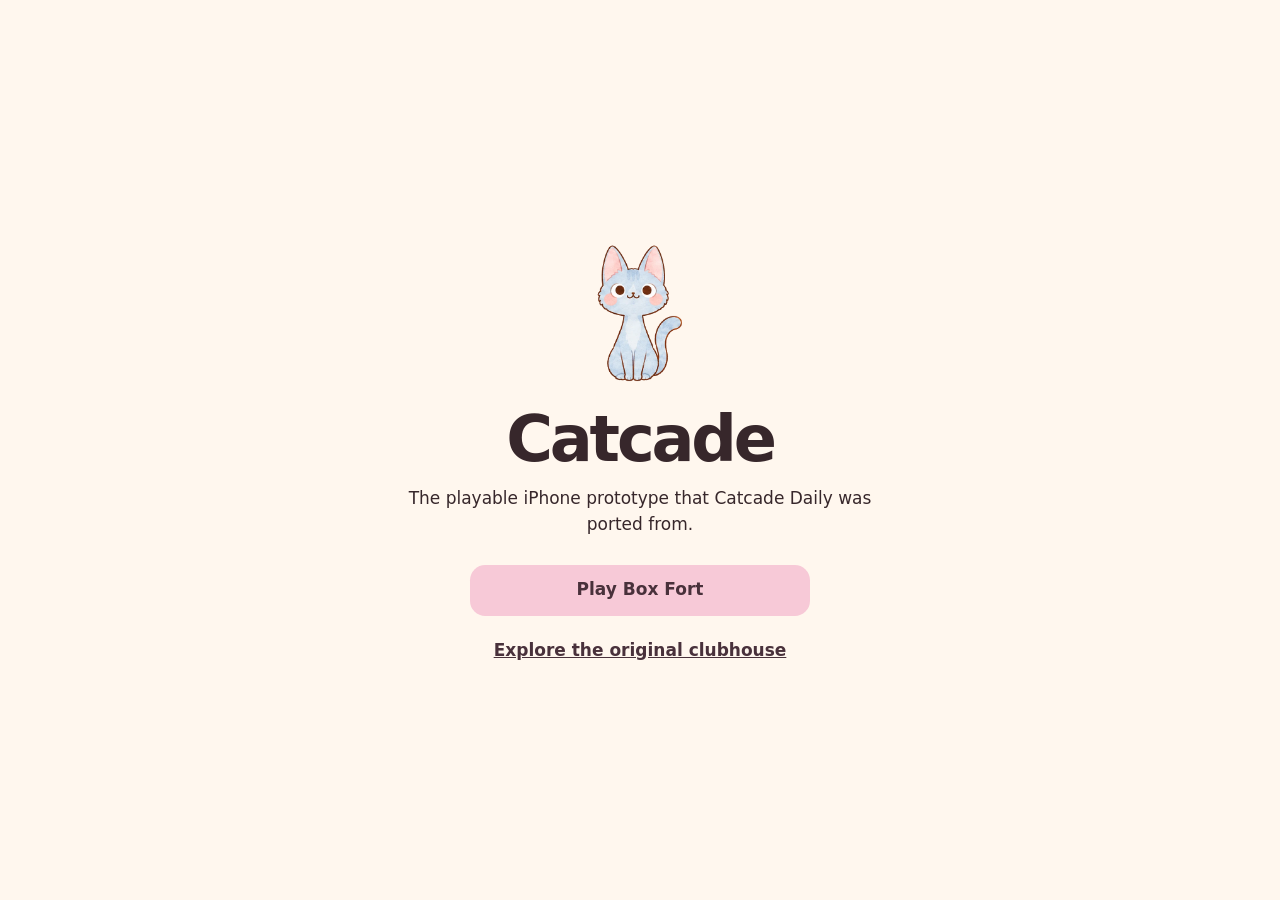
<file: docs/index.html>
<!doctype html>
<html lang="en">
<meta charset="utf-8">
<meta name="viewport" content="width=device-width, initial-scale=1">
<meta name="robots" content="noindex, nofollow">
<meta name="theme-color" content="#fff7ee">
<title>Catcade | Original prototype</title>
<link rel="icon" href="play/img/icon.png">
<style>
  :root { color-scheme: light; font: 17px/1.5 system-ui, sans-serif; color: #37272b; background: #fff7ee; }
  body { min-height: 100svh; margin: 0; display: grid; place-items: center; }
  main { box-sizing: border-box; width: min(100%, 33rem); padding: 2.5rem 1.25rem; text-align: center; }
  img { display: block; width: 10rem; height: auto; margin: 0 auto 1.25rem; }
  h1 { font-size: clamp(2.75rem, 10vw, 3.75rem); letter-spacing: -.05em; line-height: 1.06; margin: 0; }
  p { margin: .75rem 0 1.6rem; }
  a { display: block; color: #49313b; padding: .75rem 1rem; margin: .55rem auto; width: min(100% - 2rem, 18rem); font-weight: 650; }
  a.primary { border-radius: .9rem; background: #f7c9d7; text-decoration: none; }
</style>
<main>
  <img src="play/img/cat-ollie-idle.webp" alt="">
  <h1>Catcade</h1>
  <p>The playable iPhone prototype that Catcade Daily was ported from.</p>
  <a class="primary" href="play/?screen=play-boxes&amp;review=0">Play Box Fort</a>
  <a href="play/?screen=club&amp;review=0">Explore the original clubhouse</a>
</main>
</file>
